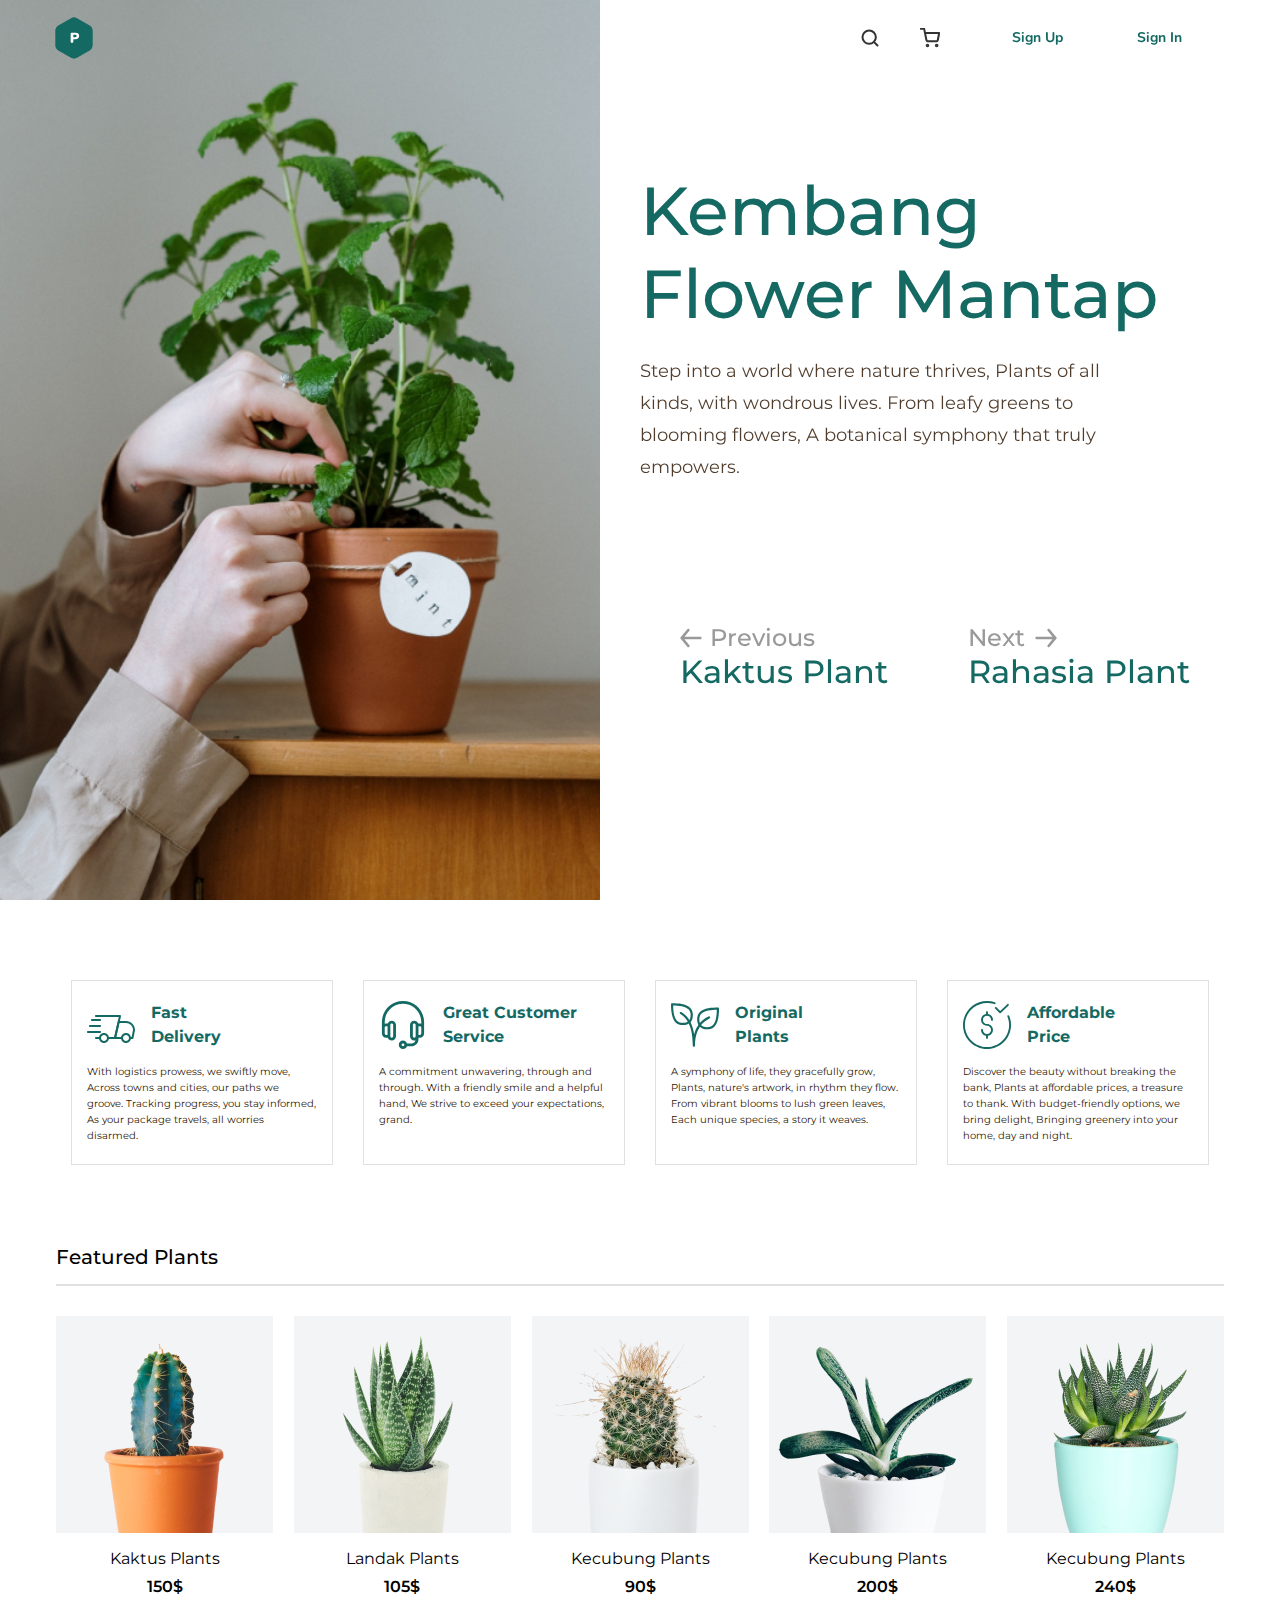
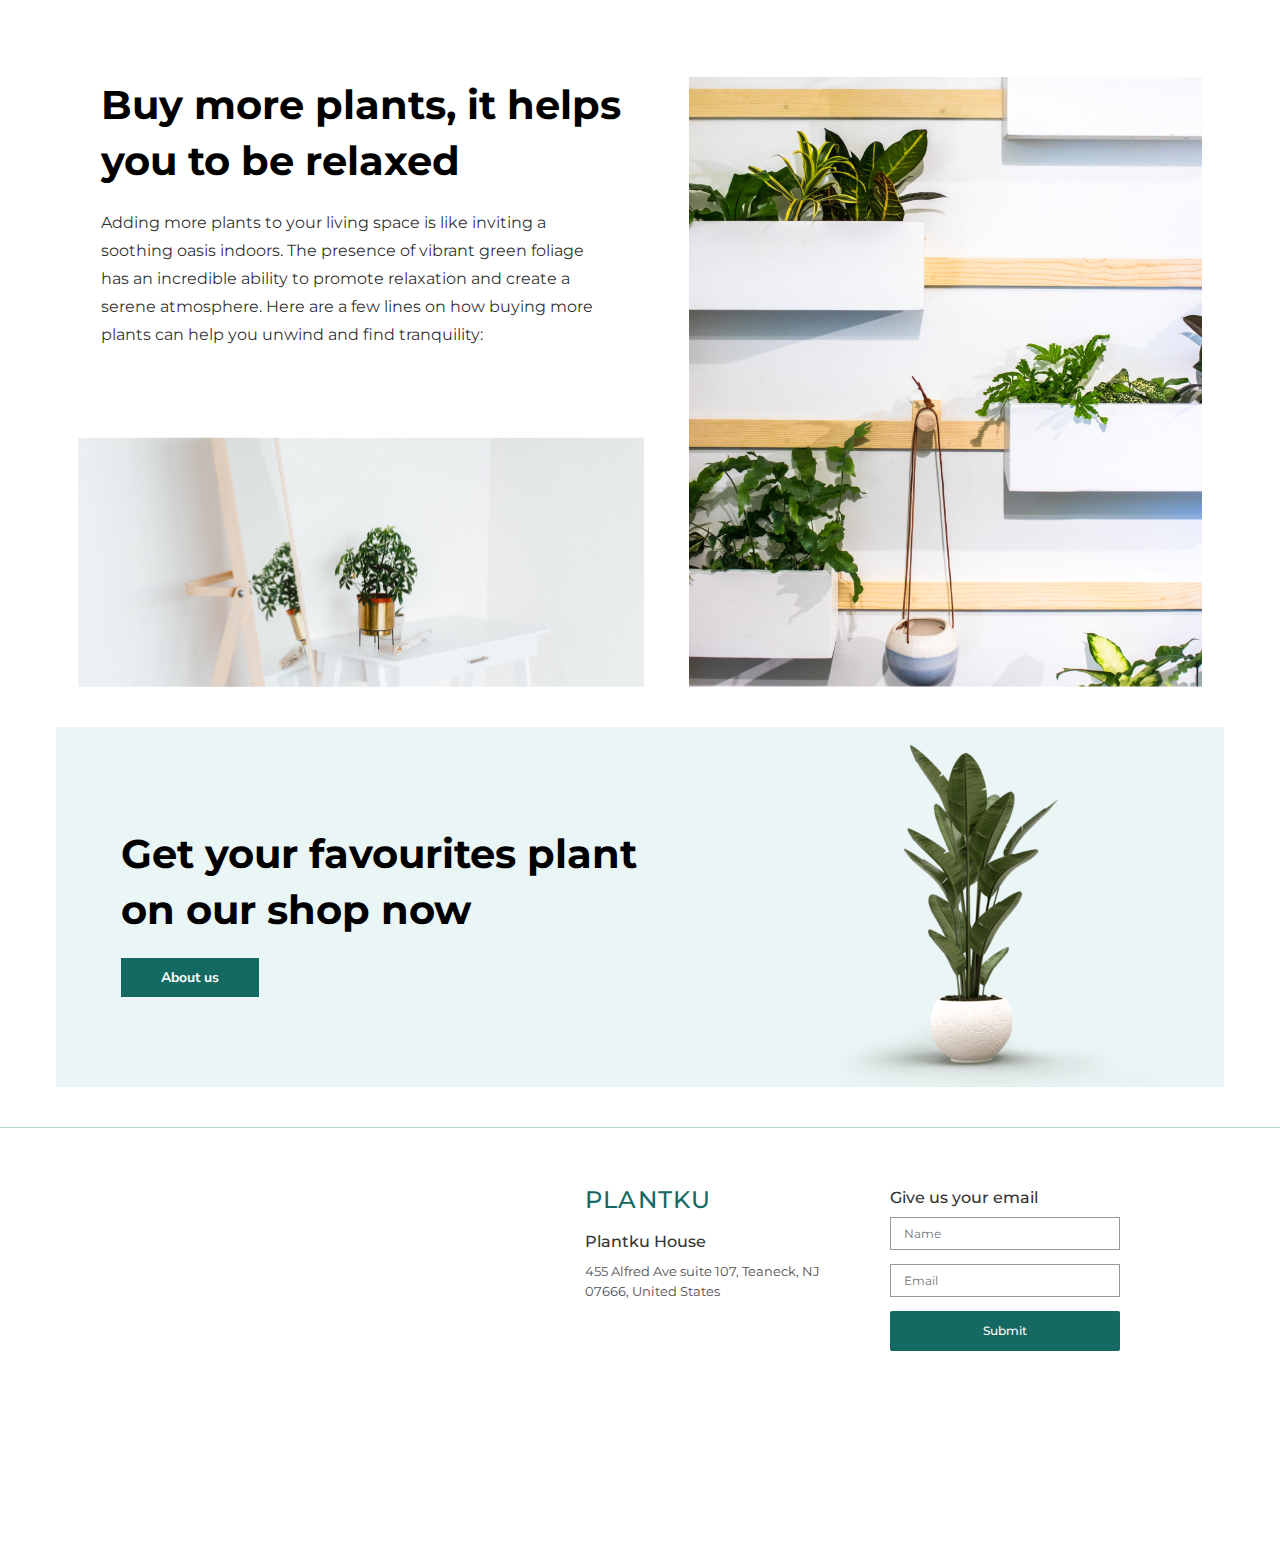
<file: index.html>
<!DOCTYPE html>
<html lang="en">

<head>
    <meta charset="UTF-8">
    <meta http-equiv="X-UA-Compatible" content="IE=edge">
    <meta name="viewport" content="width=device-width, initial-scale=1.0">
    <link rel="stylesheet" href="css/style.css">
    <link rel="preconnect" href="https://fonts.googleapis.com">
    <link rel="preconnect" href="https://fonts.gstatic.com" crossorigin>
    <link href="https://fonts.googleapis.com/css2?family=Montserrat:wght@400;500;600;700&display=swap" rel="stylesheet">
    <link href="https://fonts.googleapis.com/css2?family=Nunito:wght@700&display=swap" rel="stylesheet">
    <link rel="stylesheet" href="https://cdn.jsdelivr.net/npm/swiper@9/swiper-bundle.min.css" />
    <title>Lilia</title>
</head>

<header>
    <div class="header-container">
        <div class="header-container-col">
            <div class="header-container-col__avatar">
                <a href="#"></a>
            </div>
        </div>
        <div class="header-container-col">
            <div class="header-container-col__search">
                <a href="#"></a>
            </div>
            <div class="header-container-col__cart">
                <a href="#"></a>
            </div>
            <div class="header-container-col__signUp btn">
                <a href="#">Sign Up</a>
            </div>
            <div class="header-container-col__signIn btn">
                <a href="signIn.php">Sign In</a>
            </div>
        </div>
    </div>
</header>

<body>
    <div class="wrapper">
        <div class="main-block">
            <!-- Slider main container -->
            <div class="main-block__slider swiper">
                <!-- Additional required wrapper -->
                <div class="swiper-wrapper">
                    <!-- Slides -->
                    <div class="swiper-slide">
                        <div class="swiper-slide__container">
                            <div class="swiper-slide__column">
                                <div class="swiper-slide__image">
                                    <img class="slide-image" src="img/body/main block/bg.jpg" alt="">
                                </div>
                            </div>
                            <div class="swiper-slide__column">
                                <div class="swiper-slide__infobtn">
                                    <div class="swiper-slide__info">
                                        <h1 class="swiper-slide__title">
                                            Kembang<br>Flower Mantap
                                        </h1>
                                        <div class="swiper-slide__text">
                                            Step into a world where nature thrives,
                                            Plants of all kinds, with wondrous lives.
                                            From leafy greens to blooming flowers,
                                            A botanical symphony that truly empowers.
                                        </div>
                                    </div>
                                    <div class="swiper-slide__buttons">
                                        <div class="swiper-prev-button swiper-button">
                                            <div class="swiper-prev-button__head">
                                                <div class="swiper-prev-button__arrow">
                                                    <img src="img/body/main block/arrow.svg" alt="">
                                                </div>
                                                <div class="swiper-prev-button__text">
                                                    Previous
                                                </div>
                                            </div>
                                            <div class="swiper-prev-button__bottom">
                                                Kaktus Plant
                                            </div>
                                        </div>
                                        <div class="swiper-next-button swiper-button">
                                            <div class="swiper-next-button__head">
                                                <div class="swiper-next-button__arrow">
                                                    <img src="img/body/main block/arrow.svg" alt="">
                                                </div>
                                                <div class="swiper-next-button__text">
                                                    Next
                                                </div>
                                            </div>
                                            <div class="swiper-next-button__bottom">
                                                Rahasia Plant
                                            </div>
                                        </div>
                                    </div>
                                </div>
                            </div>
                        </div>
                    </div>
                    <div class="swiper-slide">
                        <div class="swiper-slide__container">
                            <div class="swiper-slide__column">
                                <div class="swiper-slide__image">
                                    <img class="slide-image" src="img/body/main block/slide2.jpg" alt="">
                                </div>
                            </div>
                            <div class="swiper-slide__column">
                                <div class="swiper-slide__infobtn">
                                    <div class="swiper-slide__info">
                                        <h1 class="swiper-slide__title">
                                            Kaktus<br>Flower Mantap
                                        </h1>
                                        <div class="swiper-slide__text">
                                            Experience the allure of the desert's embrace,
                                            Cacti at affordable prices, adding style and grace.
                                            With their unique forms and spiky appeal,
                                            These hardy plants bring a desert charm that's surreal.
                                        </div>
                                    </div>
                                    <div class="swiper-slide__buttons">
                                        <div class="swiper-prev-button swiper-button">
                                            <div class="swiper-prev-button__head">
                                                <div class="swiper-prev-button__arrow">
                                                    <img src="img/body/main block/arrow.svg" alt="">
                                                </div>
                                                <div class="swiper-prev-button__text">
                                                    Previous
                                                </div>
                                            </div>
                                            <div class="swiper-prev-button__bottom">
                                                Kaktus Plant
                                            </div>
                                        </div>
                                        <div class="swiper-next-button swiper-button">
                                            <div class="swiper-next-button__head">
                                                <div class="swiper-next-button__arrow">
                                                    <img src="img/body/main block/arrow.svg" alt="">
                                                </div>
                                                <div class="swiper-next-button__text">
                                                    Next
                                                </div>
                                            </div>
                                            <div class="swiper-next-button__bottom">
                                                Rahasia Plant
                                            </div>
                                        </div>
                                    </div>
                                </div>
                            </div>
                        </div>
                    </div>
                </div>
            </div>
        </div>
        <div class="page-padding">
            <div class="benefits">
                <div class="benefits__container">
                    <div class="benefits__item benefits-item">
                        <div class="benefits-item__head">
                            <div class="benefits-item__icon">
                                <img src="img/body/Benefits/fast.svg" alt="track with high speed">
                            </div>
                            <div class="benefits-item__title">
                                Fast<br />Delivery
                            </div>
                        </div>
                        <div class="benefits-item__text">
                            With logistics prowess, we swiftly move,
Across towns and cities, our paths we groove.
Tracking progress, you stay informed,
As your package travels, all worries disarmed.
                        </div>
                    </div>
                    <div class="benefits__item benefits-item">
                        <div class="benefits-item__head">
                            <div class="benefits-item__icon">
                                <img src="img/body/Benefits/headphones.svg" alt="headphones">
                            </div>
                            <div class="benefits-item__title">
                                Great Customer<br />Service
                            </div>
                        </div>
                        <div class="benefits-item__text">
                            A commitment unwavering, through and through.
With a friendly smile and a helpful hand,
We strive to exceed your expectations, grand.
                        </div>
                    </div>
                    <div class="benefits__item benefits-item">
                        <div class="benefits-item__head">
                            <div class="benefits-item__icon">
                                <img src="img/body/Benefits/plant.svg" alt="plant">
                            </div>
                            <div class="benefits-item__title">
                                Original<br />Plants
                            </div>
                        </div>
                        <div class="benefits-item__text">
                            A symphony of life, they gracefully grow,
Plants, nature's artwork, in rhythm they flow.
From vibrant blooms to lush green leaves,
Each unique species, a story it weaves.
                        </div>
                    </div>
                    <div class="benefits__item benefits-item">
                        <div class="benefits-item__head">
                            <div class="benefits-item__icon">
                                <img src="img/body/Benefits/dollar-symbol.svg" alt="dollar symbol">
                            </div>
                            <div class="benefits-item__title">
                                Affordable<br />Price
                            </div>
                        </div>
                        <div class="benefits-item__text">
                            Discover the beauty without breaking the bank,
                            Plants at affordable prices, a treasure to thank.
                            With budget-friendly options, we bring delight,
                            Bringing greenery into your home, day and night.
                        </div>
                    </div>
                </div>
            </div>
            <div class="products">
                <div class="products-head">
                    <div class="products-title">Featured Plants</div>
                    <!-- <div class="products-filter">
                        <select name="filter" id="">
                            <option value="0"><span>Cheap first</span></option>
                            <option value="1"><span>Expensive first</span></option>
                        </select>
                    </div> -->
                </div>
                <div class="line"></div>
                <div class="products-items">
                    <div class="products-items__item item">
                        <div class="item__photo">
                            <img src="img/body/Products/item1.jpg" alt="">
                        </div>
                        <div class="item__title">
                            Kaktus Plants
                        </div>
                        <div class="item__price">
                            150$
                        </div>
                    </div>
                    <div class="products-items__item item">
                        <div class="item__photo">
                            <img src="img/body/Products/item2.jpg" alt="">
                        </div>
                        <div class="item__title">
                            Landak Plants
                        </div>
                        <div class="item__price">
                            105$
                        </div>
                    </div>
                    <div class="products-items__item item">
                        <div class="item__photo">
                            <img src="img/body/Products/item3.jpg" alt="">
                        </div>
                        <div class="item__title">
                            Kecubung Plants
                        </div>
                        <div class="item__price">
                            90$
                        </div>
                    </div>
                    <div class="products-items__item item">
                        <div class="item__photo">
                            <img src="img/body/Products/item4.jpg" alt="">
                        </div>
                        <div class="item__title">
                            Kecubung Plants
                        </div>
                        <div class="item__price">
                            200$
                        </div>
                    </div>
                    <div class="products-items__item item">
                        <div class="item__photo">
                            <img src="img/body/Products/item5.jpg" alt="">
                        </div>
                        <div class="item__title">
                            Kecubung Plants
                        </div>
                        <div class="item__price">
                            240$
                        </div>
                    </div>
                </div>
            </div>
            <div class="description">
                <div class="desription__column">
                    <div class="decription-first-column-container">
                        <div class="description__text">
                            <div class="description__title">Buy more plants, it helps you to be relaxed</div>
                            <div class="description__paragraph">Adding more plants to your living space is like inviting a soothing oasis indoors. The presence of vibrant green foliage has an incredible ability to promote relaxation and create a serene atmosphere. Here are a few lines on how buying more plants can help you unwind and find tranquility:
                            </div>
                        </div>
                        <div class="description-image-tiny">
                            <img src="img/body/description/descr1.jpg" alt="">
                        </div>
                    </div>
                </div>
                <div class="desription__column description-column-last">
                    <div class="description-image-large">
                        <img src="img/body/description/descr2.jpg" alt="">
                    </div>
                </div>
            </div>
            <div class="ad">
                <div class="ad-column">
                    <div class="ad-title">Get your favourites plant on our shop now</div>
                    <div class="ad-button">
                        <a href="about.html">About us</a>
                    </div>
                </div>
                <div class="ad-column">
                    <div class="ad-image">
                        <img src="img/body/Ad/Main.png" alt="">
                    </div>
                </div>
            </div>
        </div>
    </div>

    <footer>
        <div class="footer-container">
            <div class="footer-column">
                <iframe src="https://www.google.com/maps/embed?pb=!1m16!1m12!1m3!1d48261.448128442215!2d-74.04211823999374!3d40.886345000000006!2m3!1f0!2f0!3f0!3m2!1i1024!2i768!4f13.1!2m1!1sflowers%20shop%20near%20New%20York%2C%20NY%2C%20USA!5e0!3m2!1sen!2sua!4v1686246507638!5m2!1sen!2sua" width="400" height="300" style="border:0;" allowfullscreen="" loading="lazy" referrerpolicy="no-referrer-when-downgrade"></iframe>            
            </div>
            <div class="footer-column">
                <div class="footer__title">plantku</div>
                <div class="footer__subtitle">Plantku House</div>
                <div class="footer__text">455 Alfred Ave suite 107, Teaneck, NJ 07666, United States</div>
            </div>

            <div class="footer-column">
                <div class="footer__subtitle">Give us your email</div>
                <form method="POST" id="subcriptionForm" class="email-form">
                    <input id="emailInput" required  type="text" name="name" placeholder="Name" class="input">
                    <input id="nameInput" required type="email" name="email" placeholder="Email" class="input">
                    <button type="submit" class="button send-form-btn">Submit</button>
                </form>
            </div>
        </div>
    </footer>
    <script src="https://cdn.jsdelivr.net/npm/swiper@9/swiper-bundle.min.js"></script>
    <script src="https://ajax.googleapis.com/ajax/libs/jquery/3.4.1/jquery.min.js"></script>
    <script src="script.js"></script>
    
</body>

</html>
</file>
<file: css/style.css>
/*NULL style*/
* {
    padding: 0;
    margin: 0;
    border: 0;
}

*,
*:before,
*:after {
    -moz-box-sizing: border-box;
    -webkit-box-sizing: border-box;
    box-sizing: border-box;
}

:focus,
:active {
    outline: none;
}

a:focus,
a:active {
    outline: none;
}

nav,
footer,
header,
aside {
    display: block;
}

html,
body {
    height: 100%;
    width: 100%;
    font-size: 100%;
    line-height: 1;
    font-size: 14px;
    -ms-text-size-adjust: 100%;
    -moz-text-size-adjust: 100%;
    -webkit-text-size-adjust: 100%;
}

input,
button,
textarea {
    font-family: inherit;
}

input::-ms-clear {
    display: none;
}

button {
    cursor: pointer;
}

button::-moz-focus-inner {
    padding: 0;
    border: 0;
}

a,
a:visited {
    text-decoration: none;
}

a:hover {
    text-decoration: none;
}

ul li {
    list-style: none;
}

img {
    vertical-align: top;
}

h1,
h2,
h3,
h4,
h5,
h6 {
    font-size: inherit;
    font-weight: 400;
}

/*--------------------*/

html {
    font-family: 'Montserrat', sans-serif;
}



/*----------HEADER------------------------*/
header {
    position: absolute;
    left: 0;
    top: 0;
    width: 100%;
    padding: 20px 56px;
    z-index: 100;
}

.page-padding {
    margin: 0px 56px;
}

.header-container {
    display: flex;
    justify-content: space-between;
    align-items: center;
}

.header-container-col {
    display: flex;
    align-items: center;
}

.header-container-col__avatar {
    width: 36px;
    height: 36px;
    background: url('../img/header/ava.svg') 0 0 no-repeat;
    scale: 1.2;
    transition: all 0.5s;
}

.header-container-col__avatar:hover {
    scale: 1.4;
    transition: all 0.5s;
    cursor: pointer;
}


.header-container-col__search {
    width: 20px;
    height: 20px;
    background: url('../img/header/search icon.svg') 0 0 no-repeat;
    margin: 0 40px 0 0;
    transition: all 0.5s;
}

.header-container-col__search:hover {
    scale: 1.2;
    transition: all 0.5s;
    cursor: pointer;
}


.header-container-col__cart {
    margin: 0 40px 0 0;
    transition: all 0.5s;
    width: 20px;
    height: 20px;
    background: url('../img/header/shopping-cart.svg') 0 0 no-repeat;
}

.header-container-col__cart:hover {
    scale: 1.2;
    transition: all 0.5s;
    cursor: pointer;
}


.btn {
    padding: 8px 32px;
    font-family: "Nunito";
    font-weight: 700;
    line-height: 20px;
    background-color: transparent;
    transition: all 0.5s;
    margin: 0px 10px 0px 0px;
}

.btn a {
    color: #156963;
}

.btn:hover {
    background-color: #156963;
    cursor: pointer;
    transition: all 0.5s;
}

.btn:hover a {
    color: #fff;

}

.header-container-col__signUp {}

.header-container-col__signIn {}




/*--------------------*/
.main-block {
    margin: 0px 0px 80px 0px;
}

.main-block__slider {}

.swiper {}

.swiper-wrapper {}

.swiper-slide {}

.swiper-slide__container {
    display: flex;
    align-items: center;
}

.swiper-slide__column {
    width: 100%;
    flex-grow: 1;
}

.slide-image {
    width: 600px;
    height: 100vh;
    object-fit: cover;
}

.swiper-slide__infobtn {
    display: flex;
    flex-direction: column;

}

.swiper-slide__info {
    display: flex;
    flex-direction: column;
    margin: 0px 75px 100px 0px;
}

.swiper-slide__title {
    font-weight: 500;
    font-size: 68px;
    line-height: 83px;
    color: #156963;
    margin: 0px 0px 20px 0px;

}

.swiper-slide__text {
    width: 490px;
    font-size: 18px;
    line-height: 32px;
    color: #2c1500d4;
}

.swiper-prev-button {}

.swiper-button {
    background-color: #fff;
    padding: 40px;
    flex: 0 1 auto;
    transition: all 0.5s;
}

.swiper-button:hover {
    background-color: #156963;
    cursor: pointer;
    transition: all 0.5s;
}

.swiper-button:hover .swiper-prev-button__bottom {
    color: #fff;
    transition: all 0.5s;
}

.swiper-button:hover .swiper-next-button__bottom {
    color: #fff;
    transition: all 0.5s;
}

.swiper-next-button:hover .swiper-next-button__arrow {
    animation: jumpInfinite_right 1.5s infinite;
}

.swiper-prev-button:hover .swiper-prev-button__arrow {
    animation: jumpInfinite_left 1.5s infinite;
}


.swiper-prev-button__head {
    display: flex;
    align-items: center;
    position: relative;
}

.swiper-prev-button__arrow {
    margin: 0px 10px 0px 0px;
    position: absolute;
    left: 0;
}

.swiper-prev-button__text {
    font-weight: 500;
    font-size: 24px;
    line-height: 29px;
    color: #999999;
    margin: 0px 0px 0px 30px;
}

.swiper-prev-button__bottom {
    font-weight: 500;
    font-size: 32px;
    line-height: 39px;
    color: #156963;
}

.swiper-slide__buttons {
    display: flex;
}

.swiper-next-button {}

.swiper-next-button__head {
    display: flex;
    align-items: center;
}

.swiper-next-button__arrow {
    margin: 0px 0px 0px 10px;
    order: 2;
    rotate: 180deg;

}

.swiper-next-button__text {
    font-weight: 500;
    font-size: 24px;
    line-height: 29px;
    color: #999999;
}

.swiper-next-button__bottom {
    font-weight: 500;
    font-size: 32px;
    line-height: 39px;
    color: #156963;
}


/*--------------------*/


.benefits {
    margin: 0px 0px 80px 0px;
}

.benefits__container {
    display: flex;
    justify-content: space-around;

}

.benefits__item {}

.benefits-item {
    border: 1px solid #E0E0E0;
    padding: 20px 15px;
}

.benefits-item__head {
    display: flex;
    align-items: center;
    margin: 0px 0px 15px 0px;
}

.benefits-item__icon {
    margin: 0px 16px 0px 0px;
}

.benefits-item__title {
    font-weight: 700;
    font-size: 16px;
    line-height: 24px;
    color: #156963;
}

.benefits-item__text {
    width: 230px;
    font-size: 10px;
    line-height: 16px;
    color: #2C1500;
}

/*-------------------------------*/

.products {}

.products-head {
    position: relative;
    z-index: 2;
    display: flex;
    justify-content: space-between;
    align-items: center;
}

.products-title {
    font-weight: 500;
    font-size: 20px;
    line-height: 24px;
    color: #000000;
}

.select {
    margin: 0 auto;
    position: relative;
    z-index: 2;
    width: 250px;
}


.select__item:hover {
    background-color: #f2f2f2;
}

.line {
    position: relative;
    margin: 15px 0px 30px 0px;
    width: 100%;
    height: 1px;
    border: 1px solid #E0E0E0;
    z-index: -1;
}

.products-filter {
    border: 1px solid #E0E0E0;
    padding: 8px 12px;
}

.products-items {
    display: flex;
    justify-content: space-between;
    flex-wrap: wrap;
    align-items: center;
    margin: 0px 0px 80px 0px;
}

.products-items__item {}

.item {}

.item__photo {
    margin: 0px 0px 16px 0px;
}

.item__title {
    font-size: 16px;
    line-height: 20px;
    text-align: center;
    color: #000000;
    margin: 0px 0px 8px 0px;
}

.item__price {
    font-weight: 600;
    font-size: 16px;
    line-height: 20px;
    text-align: center;
    color: #000000;
}

/*-------------------------------*/

.description {
    display: flex;
    justify-content: space-around;
    margin: 0px 0px 40px 0px;
}

.desription__column {}

.decription-first-column-container {
    flex: 1 1 60%;
    height: 100%;
    display: flex;
    flex-direction: column;
    justify-content: space-between;
    align-items: center;

}

.description__title {
    margin: 0px 0px 20px 0px;
    max-width: 520px;
    font-weight: 700;
    font-size: 40px;
    line-height: 56px;
}

.description__paragraph {
    max-width: 500px;
    font-size: 16px;
    line-height: 28px;
    color: #000000d5;
}

.description-image-tiny {
    width: 100%;
}

.description-image-large {
    width: 100%;
}

.description-image-tiny img {
    object-fit: cover;
    max-height: 250px;
    max-width: 100%;
}

.description-image-large img {
    width: 100%;
    height: 100%;
    object-fit: cover;
}

/*---------------------------------*/

.ad {
    display: flex;
    background-color: #eaf6f6;
    justify-content: space-around;
    align-items: center;
    margin: 0px 0px 40px 0px;
}

.ad-column {}

.ad-title {
    max-width: 550px;
    font-weight: 700;
    font-size: 40px;
    line-height: 56px;
    margin: 0px 0px 30px 0px;
}

.ad-button {
    max-width: 150px;

}

.ad-button a {
    color: #FAFEFE;
    padding: 10px 40px;
    background: #156963;
    font-family: 'Nunito';
    font-weight: 700;
    font-size: 14px;
    line-height: 20px;
    text-align: center;
    transition: all 0.5s;

}

.ad-button a:hover {
    box-shadow: 0 0 5px rgba(0, 0, 0, 0.8);
    transition: all 0.5s;
}

.ad-image img {
    max-width: 100%;
    object-fit: cover;
}

/*------------------------*/
footer {
    padding: 60px 0px;
    border-top: 1px solid #B9D2D0;
}
.email-form {
    display: flex;
    flex-direction: column;
}
.footer-container {
    display: flex;
    justify-content: space-between;
    margin: 0px 160px;
}
.footer-column {
}
.footer__title {
    font-weight: 500;
    font-size: 24px;
    line-height: 24px;
    letter-spacing: 0.05em;
    text-transform: uppercase;
    color: #156963;
    margin: 0px 0px 20px 0px;
}
.footer__subtitle {
    font-weight: 500;
    font-size: 16px;
    line-height: 19px;
    color: #333333;
    margin: 0px 0px 10px 0px;
}
.footer__text {
    max-width: 280px;
    font-size: 13px;
    line-height: 20px;
    color: #4F4F4F;
}
.footer-list {
}
.footer-list__item {
    font-family: Arial, "Helvetica Neue", Helvetica, sans-serif;
    font-size: 14px;
    line-height: 16px;
    margin: 10px 0px 4px 0px;
}
.input {
    border: 1px solid #999999;
    padding: 8px 0px 8px 13px;
    font-size: 12px;
    width: 230px;
    margin: 0px 0px 14px 0px;
}
.button {
    background-color: #156963;
    font-weight: 500;
    font-size: 12px;
    line-height: 30px;
    text-align: center;
    text-transform: capitalize;
    color: #FFFFFF;
    padding: 5px 12px;
    border-radius: 2px;
    scale: 1;
    transition: scale 0.5s;
}
.button:hover {
    scale: 1.1;
    transition: scale 0.5s;
}

/*------------------------*/

@media (max-width:1200px) {
    header {
        padding: 15px 20px;
        background-color: #156963;
        position: static;
    }

    .header-container-col__avatar {
        background: url('../img/header/ava\ white.svg') 0 0 no-repeat;
    }

    .header-container-col__search {
        background: url('../img/header/search icon white.svg') 0 0 no-repeat;
    }

    .header-container-col__cart {
        background: url('../img/header/shopping-cart white.svg') 0 0 no-repeat;
    }

    .btn {
        background-color: #fff;
    }

    .swiper-slide__container {
        flex-direction: column;
    }

    .swiper-slide__info {
        margin: 15px 0px 15px 0px;
        align-items: center;
        text-align: center;
    }

    .slide-image {
        width: 100%;
        height: 350px;
    }

    .swiper-slide__buttons {
        justify-content: center;
        align-items: center;
    }

    .benefits__container {
        flex-wrap: wrap;
    }

    .benefits-item {
        margin: 0px 0px 20px 0px;
    }

    .products-items__item {
        margin: 0px 15px 20px 0px;
    }

    .products-items {
        justify-content: space-around;
        flex-wrap: wrap;
        align-items: center;
        margin: 0px 0px 20px 0px;
    }

    .description {
        text-align: center;
        justify-content: center;
    }

    .description__title {
        font-size: 35px;
    }

    .description__text {
        margin: 0px 0px 15px 0px;
    }

    .description-image-large {
        display: none;
    }

    .ad {
        justify-content: center;
        align-items: center;
        text-align: center;
        margin: 0px 0px 20px 0px;
        padding: 10px 0px;
    }

    .ad-title {
        max-width: 550px;
        font-size: 35px;
        line-height: 51px;
        margin: 0px 0px 0px 0px;
    }

    .ad-button {
        margin: 20px auto;
        max-width: 150px;

    }

    .ad-image img {
        display: none;
    }

    .ad-column {
        display: flex;
        flex-direction: column;
        justify-content: space-between;
    }

    .ad-button a {
        padding: 10px 30px;
        font-size: 12px;
        line-height: 18px;

    }

    footer {
        padding: 30px 0px;
    }
    .footer-container {
        margin: 0px 40px;
    }

}

@media (max-width:600px) {
    header {
        padding: 15px 10px;
    }

    .header-container-col__search {
        margin: 0 20px 0 0;
    }

    .header-container-col__cart {
        margin: 0 20px 0 0;
    }

    .swiper-next-button__bottom {
        font-size: 24px;
        color: #fff;
    }

    .swiper-next-button__text {
        font-size: 18px;
    }

    .swiper-next-button__arrow {
        margin: 0px 0px 4px 10px;
        animation: jumpInfinite_right 1.5s infinite;
    }

    .swiper-button {
        padding: 10px 20px;
        background-color: #156963;
    }

    .swiper-prev-button__bottom {
        font-size: 24px;
        color: #fff;
    }

    .swiper-prev-button__text {
        font-size: 18px;
    }

    .swiper-prev-button__arrow {
        margin: 0px 10px 4px 0px;
        animation: jumpInfinite_left 1.5s infinite;
    }

    .swiper-slide__buttons {
        justify-content: space-around;
    }

    .swiper-slide__title {
        font-size: 45px;
        line-height: 50px;
    }

    .swiper-slide__text {
        font-size: 18px;
        line-height: 30px;
    }

    .swiper-slide__text {
        width: 100%;
        font-size: 18px;
        line-height: 32px;
        color: #2c1500d4;

    }

    .description__text {
        margin: 0 auto;
    }

    .description__title {
        font-size: 30px;
        line-height: 40px;
        max-width: 320px;
    }

    .description__paragraph {
        margin: 0 auto;
        font-size: 14px;
        max-width: 300px;
    }

    .ad-title {
        max-width: 550px;
        font-size: 30px;
        line-height: 46px;
        margin: 0px 0px 20px 0px;
    }
    .footer-container {
        justify-content: center;
        align-items: center;
        flex-wrap: wrap;
        margin: 0px 40px;
    }
}

@media (max-width:420px) {

    .header-container-col__avatar {
        scale: 1;
    }

    .btn {
        padding: 8px 20px;
    }

    .main-block {
        margin: 0px 0px 20px 0px;
    }

    .swiper-next-button .swiper-prev-button {
        padding: 15px 0px;
    }

    .swiper-prev-button__text {
        color: #fff;
    }

    .swiper-next-button__text {
        color: #fff;
    }


    .swiper-slide__text {
        padding: 0px 10px;
        font-size: 16px;
    }

    .swiper-next-button__bottom {
        display: none;
    }

    .swiper-prev-button__bottom {
        display: none;
    }

    .swiper-button {
        width: 50%;
    }

    .swiper-prev-button__head {
        justify-content: center;
    }

    .swiper-next-button__head {
        position: relative;
        justify-content: center;
    }

    .swiper-next-button__arrow {
        position: absolute;
        left: 65%;
        top: 15%;
        margin: 0px 0px 4px 10px;
        animation: jumpInfinite_right 1.5s infinite;
    }

    .swiper-prev-button__arrow {
        position: absolute;
        right: 60%;
        top: 15%;
        margin: 0px 0px 4px 10px;
        animation: jumpInfinite_right 1.5s infinite;
    }

    .benefits {
        margin: 0px 0px 10px 0px;
    }

    .products-head {
        flex-direction: column;
    }

    .products-title {
        margin: 0px 0px 10px 0px;
    }

    .ad-title {
        margin: 0px 10px 10px 10px;
        max-width: 550px;
        font-size: 20px;
        line-height: 36px;
    }
}


@keyframes jumpInfinite_right {
    0% {
        margin-left: 10px;
    }

    50% {
        margin-left: 15px;
    }

    100% {
        margin-left: 10px;
    }
}

@keyframes jumpInfinite_left {
    0% {
        left: 0;
    }

    50% {
        left: -5px;
    }

    100% {
        left: 0;
    }
}
</file>
